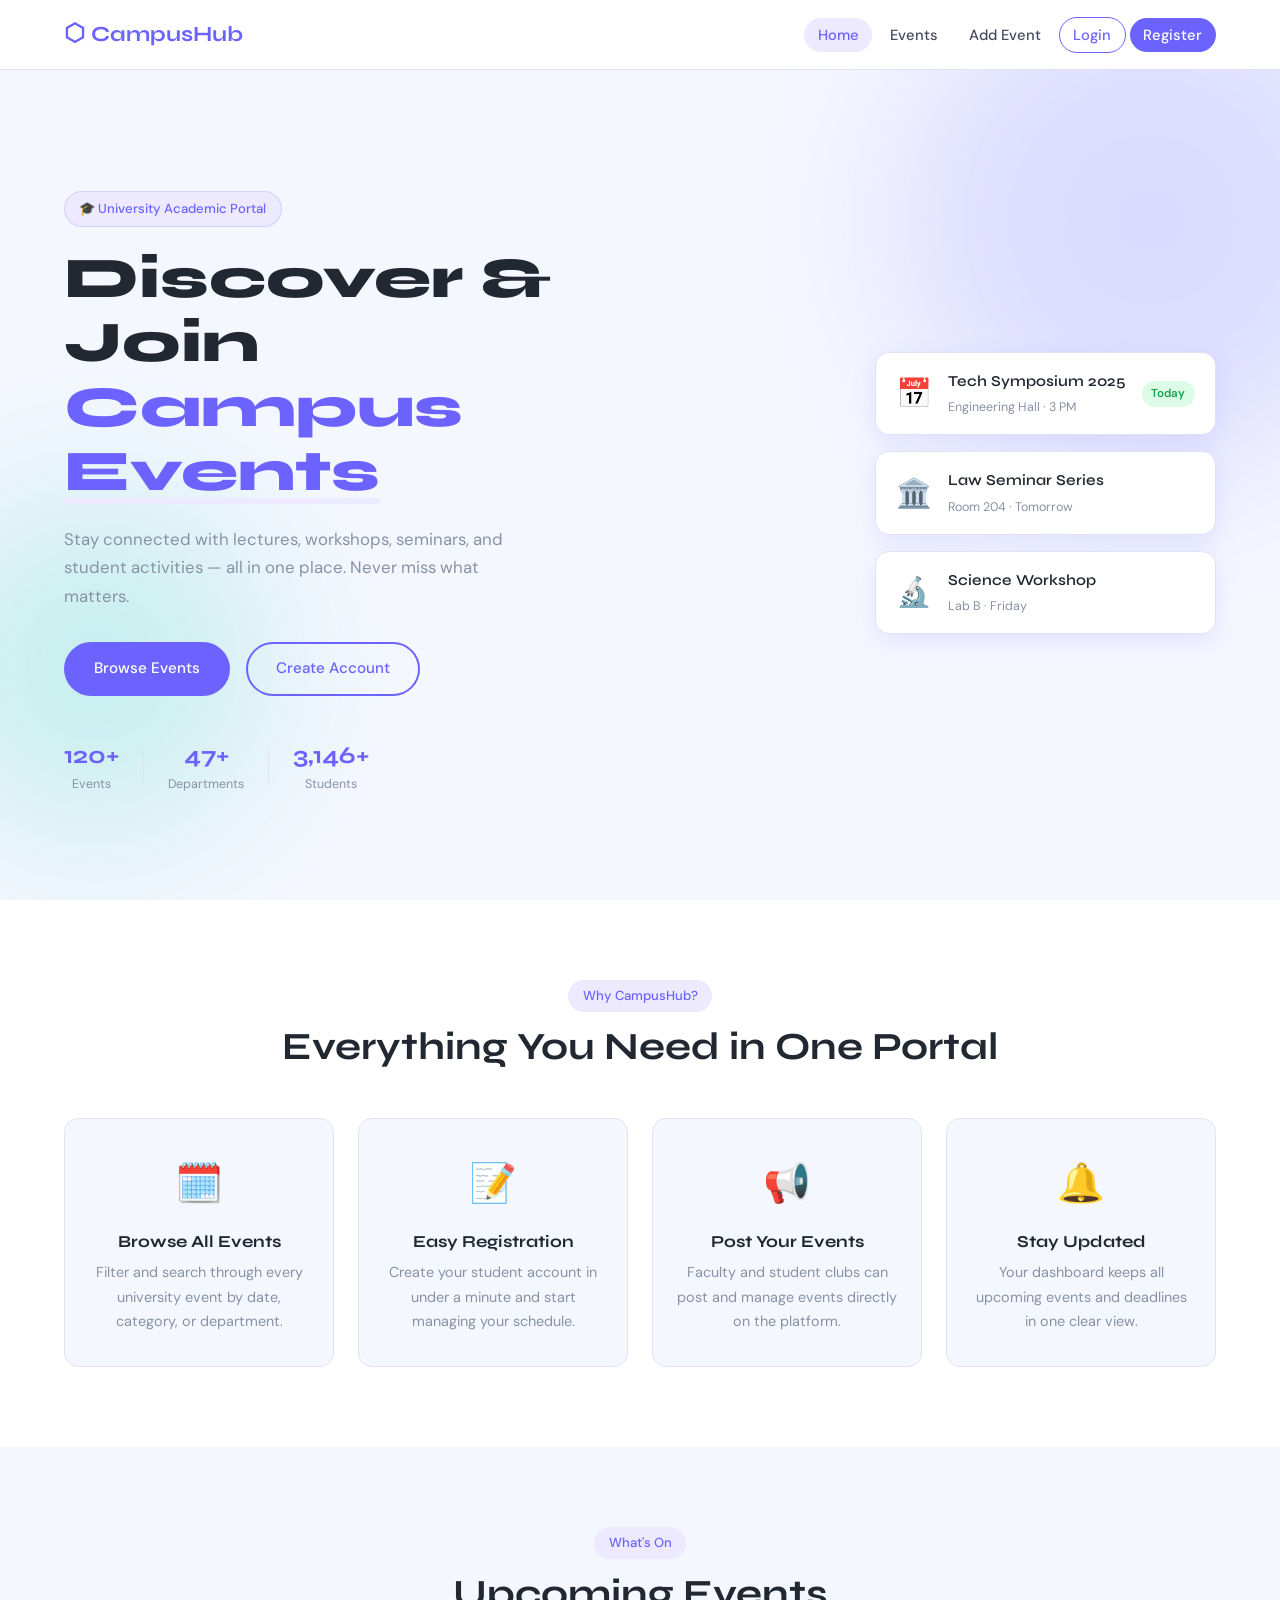
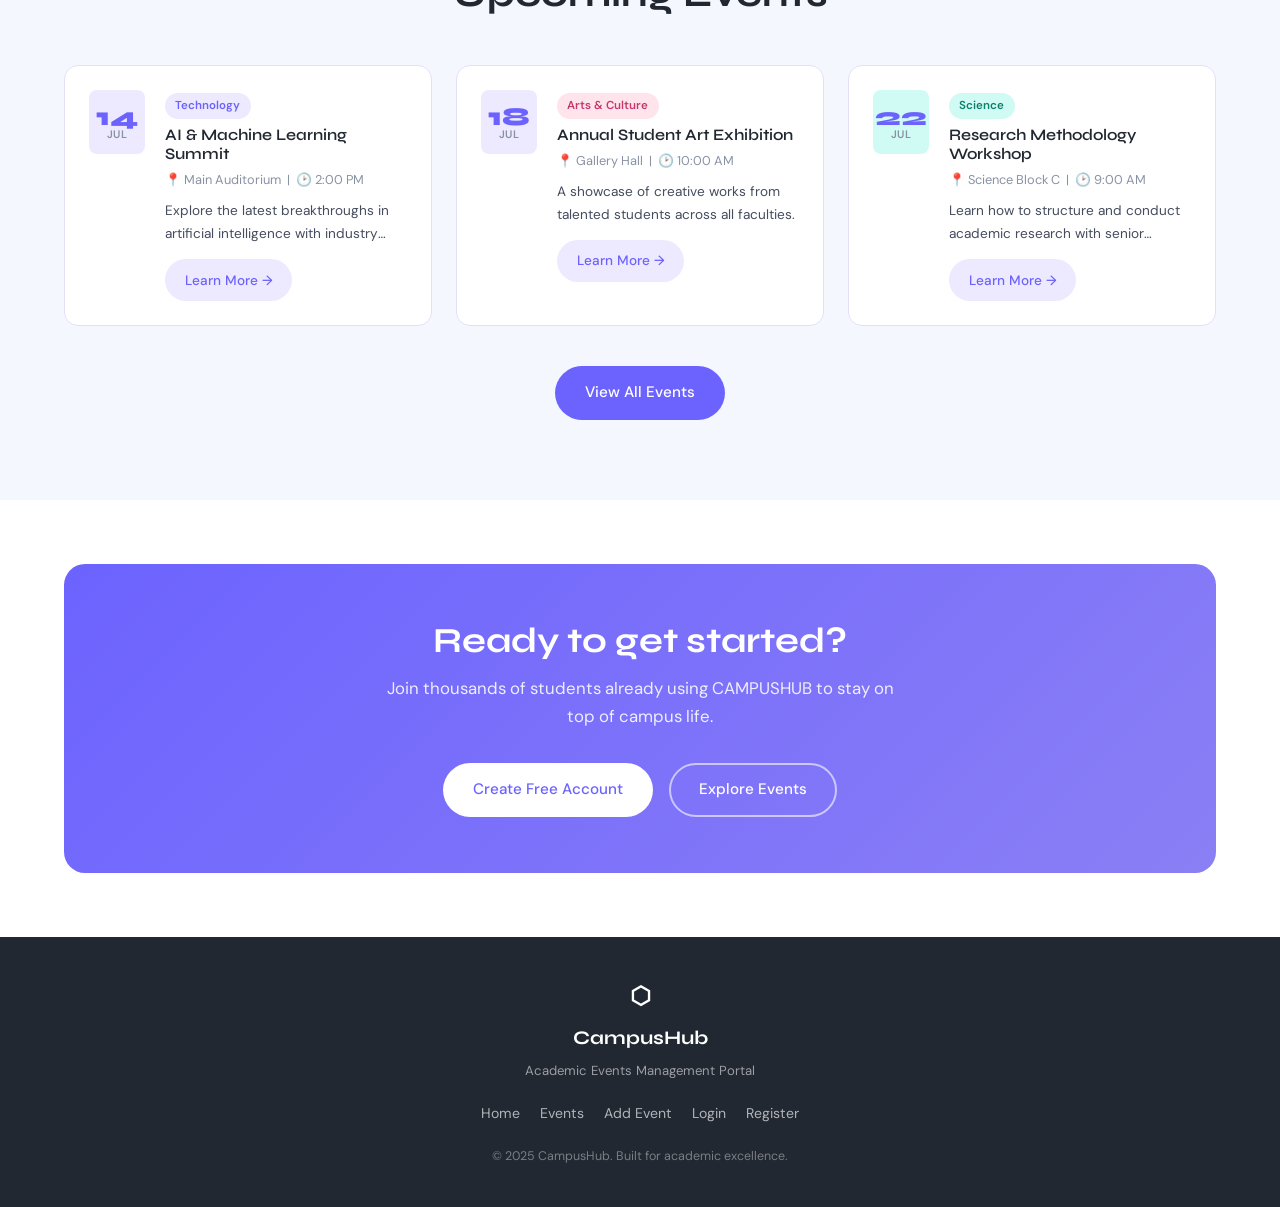
<file: public/Index.html>
<!DOCTYPE html>
<html lang="en">
<head>
  <meta charset="UTF-8" />
  <meta name="viewport" content="width=device-width, initial-scale=1.0" />
  <title>CampusHub – Academic Events Portal</title>

  <!-- Link to our single shared stylesheet -->
  <link rel="stylesheet" href="Style.css" />

  <!-- Google Fonts: Syne (headings) + DM Sans (body) -->
  <link rel="preconnect" href="https://fonts.googleapis.com" />
  <link
    href="https://fonts.googleapis.com/css2?family=Syne:wght@600;700;800&family=DM+Sans:ital,wght@0,300;0,400;0,500;1,400&display=swap"
    rel="stylesheet"
  />
</head>
<body>

  <!-- =============================================
       NAVIGATION BAR  (copy this block to all pages)
       ============================================= -->
  <nav class="navbar" id="navbar">
    <div class="nav-container">

      <!-- Logo / Brand -->
      <a href="Index.html" class="nav-logo">
        <span class="logo-icon">⬡</span> CampusHub
      </a>

      <!-- Hamburger toggle button (shown on mobile) -->
      <button class="hamburger" id="hamburger" aria-label="Toggle menu">
        <span></span><span></span><span></span>
      </button>

      <!-- Navigation links -->
      <ul class="nav-links" id="navLinks">
        <li><a href="Index.html"     class="nav-link active">Home</a></li>
        <li><a href="events.html"    class="nav-link">Events</a></li>
        <li><a href="add-event.html" class="nav-link">Add Event</a></li>
        <li><a href="login.html"     class="nav-link btn-outline-nav">Login</a></li>
        <li><a href="register.html"  class="nav-link btn-primary-nav">Register</a></li>
      </ul>

    </div>
  </nav>

  <!-- =============================================
       HERO SECTION
       ============================================= -->
  <section class="hero">

    <!-- Decorative background blobs (CSS shapes) -->
    <div class="blob blob-1"></div>
    <div class="blob blob-2"></div>

    <!-- Left: Text Content -->
    <div class="hero-content fade-in">

      <!-- Small badge above main heading -->
      <span class="hero-badge">🎓 University Academic Portal</span>

      <h1 class="hero-title">
        Discover &amp; Join<br />
        <span class="highlight">Campus Events</span>
      </h1>

      <p class="hero-subtitle">
        Stay connected with lectures, workshops, seminars, and student
        activities — all in one place. Never miss what matters.
      </p>

      <!-- Call-to-action buttons -->
      <div class="hero-actions">
        <a href="events.html"    class="btn btn-primary">Browse Events</a>
        <a href="register.html"  class="btn btn-ghost">Create Account</a>
      </div>

      <!-- Quick statistics row -->
      <div class="hero-stats">
        <div class="stat">
          <span class="stat-number" data-target="120">0</span>+
          <span class="stat-label">Events</span>
        </div>
        <div class="stat-divider"></div>
        <div class="stat">
          <span class="stat-number" data-target="48">0</span>+
          <span class="stat-label">Departments</span>
        </div>
        <div class="stat-divider"></div>
        <div class="stat">
          <span class="stat-number" data-target="3200">0</span>+
          <span class="stat-label">Students</span>
        </div>
      </div>

    </div>

    <!-- Right: Floating event preview cards -->
    <div class="hero-visual fade-in-right">
      <div class="visual-card vc-main">
        <div class="vc-icon">📅</div>
        <div>
          <div class="vc-title">Tech Symposium 2025</div>
          <div class="vc-sub">Engineering Hall · 3 PM</div>
        </div>
        <span class="vc-badge">Today</span>
      </div>
      <div class="visual-card vc-small">
        <div class="vc-icon">🏛️</div>
        <div>
          <div class="vc-title">Law Seminar Series</div>
          <div class="vc-sub">Room 204 · Tomorrow</div>
        </div>
      </div>
      <div class="visual-card vc-small">
        <div class="vc-icon">🔬</div>
        <div>
          <div class="vc-title">Science Workshop</div>
          <div class="vc-sub">Lab B · Friday</div>
        </div>
      </div>
    </div>

  </section>

  <!-- =============================================
       FEATURES / WHY USE CAMPUSHUB
       ============================================= -->
  <section class="features-section">
    <div class="container">

      <div class="section-header fade-up">
        <p class="section-tag">Why CampusHub?</p>
        <h2 class="section-title">Everything You Need in One Portal</h2>
      </div>

      <!-- 4-column feature grid -->
      <div class="features-grid">

        <div class="feature-card fade-up">
          <div class="feature-icon">🗓️</div>
          <h3>Browse All Events</h3>
          <p>Filter and search through every university event by date, category, or department.</p>
        </div>

        <div class="feature-card fade-up" style="animation-delay:0.1s">
          <div class="feature-icon">📝</div>
          <h3>Easy Registration</h3>
          <p>Create your student account in under a minute and start managing your schedule.</p>
        </div>

        <div class="feature-card fade-up" style="animation-delay:0.2s">
          <div class="feature-icon">📢</div>
          <h3>Post Your Events</h3>
          <p>Faculty and student clubs can post and manage events directly on the platform.</p>
        </div>

        <div class="feature-card fade-up" style="animation-delay:0.3s">
          <div class="feature-icon">🔔</div>
          <h3>Stay Updated</h3>
          <p>Your dashboard keeps all upcoming events and deadlines in one clear view.</p>
        </div>

      </div>
    </div>
  </section>

  <!-- =============================================
       UPCOMING EVENTS PREVIEW
       ============================================= -->
  <section class="preview-section">
    <div class="container">

      <div class="section-header fade-up">
        <p class="section-tag">What's On</p>
        <h2 class="section-title">Upcoming Events</h2>
      </div>

      <!-- Sample event cards (these will be loaded from DB in the backend phase) -->
      <div class="events-grid">

        <div class="event-card fade-up">
          <div class="event-date-badge">
            <span class="event-day">14</span>
            <span class="event-month">JUL</span>
          </div>
          <div class="event-info">
            <span class="event-category cat-tech">Technology</span>
            <h3 class="event-title">AI &amp; Machine Learning Summit</h3>
            <p class="event-meta">📍 Main Auditorium &nbsp;|&nbsp; 🕑 2:00 PM</p>
            <p class="event-desc">Explore the latest breakthroughs in artificial intelligence with industry experts.</p>
            <a href="events.html" class="btn btn-sm">Learn More →</a>
          </div>
        </div>

        <div class="event-card fade-up" style="animation-delay:0.1s">
          <div class="event-date-badge badge-purple">
            <span class="event-day">18</span>
            <span class="event-month">JUL</span>
          </div>
          <div class="event-info">
            <span class="event-category cat-arts">Arts &amp; Culture</span>
            <h3 class="event-title">Annual Student Art Exhibition</h3>
            <p class="event-meta">📍 Gallery Hall &nbsp;|&nbsp; 🕑 10:00 AM</p>
            <p class="event-desc">A showcase of creative works from talented students across all faculties.</p>
            <a href="events.html" class="btn btn-sm">Learn More →</a>
          </div>
        </div>

        <div class="event-card fade-up" style="animation-delay:0.2s">
          <div class="event-date-badge badge-teal">
            <span class="event-day">22</span>
            <span class="event-month">JUL</span>
          </div>
          <div class="event-info">
            <span class="event-category cat-science">Science</span>
            <h3 class="event-title">Research Methodology Workshop</h3>
            <p class="event-meta">📍 Science Block C &nbsp;|&nbsp; 🕑 9:00 AM</p>
            <p class="event-desc">Learn how to structure and conduct academic research with senior faculty.</p>
            <a href="events.html" class="btn btn-sm">Learn More →</a>
          </div>
        </div>

      </div>

      <!-- View all button -->
      <div class="center-action fade-up">
        <a href="events.html" class="btn btn-primary">View All Events</a>
      </div>

    </div>
  </section>

  <!-- =============================================
       CALL-TO-ACTION BANNER
       ============================================= -->
  <section class="cta-section">
    <div class="container">
      <div class="cta-box fade-up">
        <h2>Ready to get started?</h2>
        <p>Join thousands of students already using CAMPUSHUB to stay on top of campus life.</p>
        <div class="cta-actions">
          <a href="register.html" class="btn btn-white">Create Free Account</a>
          <a href="events.html"   class="btn btn-ghost-white">Explore Events</a>
        </div>
      </div>
    </div>
  </section>

  <!-- =============================================
       FOOTER
       ============================================= -->
  <footer class="footer">
    <div class="container footer-inner">

      <div class="footer-brand">
        <span class="logo-icon">⬡</span> CampusHub
        <p>Academic Events Management Portal</p>
      </div>

      <div class="footer-links">
        <a href="Index.html">Home</a>
        <a href="events.html">Events</a>
        <a href="add-event.html">Add Event</a>
        <a href="login.html">Login</a>
        <a href="register.html">Register</a>
      </div>

      <p class="footer-copy">&copy; 2025 CampusHub. Built for academic excellence.</p>

    </div>
  </footer>

  <!-- Link to shared JavaScript -->
  <script src="Script.js"></script>

</body>
</html>
</file>
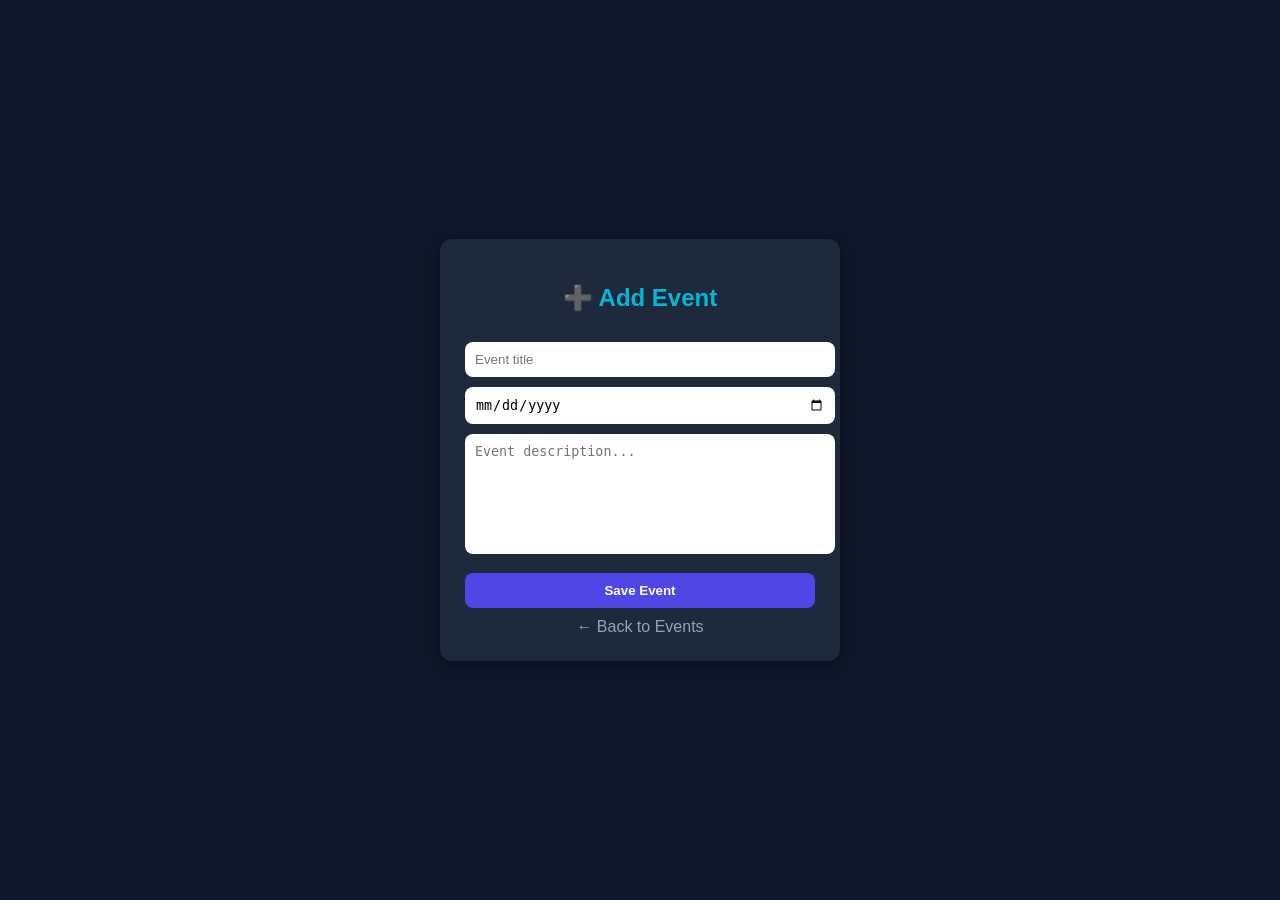
<file: public/add-event.html>
<!DOCTYPE html>
<html lang="en">
<head>
  <meta charset="UTF-8" />
  <meta name="viewport" content="width=device-width, initial-scale=1.0"/>
  <title>Add Event</title>

  <style>
    body {
      margin: 0;
      font-family: Arial, sans-serif;
      background: #0f172a;
      color: white;
      display: flex;
      justify-content: center;
      align-items: center;
      height: 100vh;
    }

    .box {
      background: #1e293b;
      padding: 25px;
      border-radius: 12px;
      width: 350px;
      box-shadow: 0 4px 15px rgba(0,0,0,0.4);
    }

    h2 {
      text-align: center;
      color: #06b6d4;
    }

    input, textarea {
      width: 100%;
      margin-top: 10px;
      padding: 10px;
      border-radius: 8px;
      border: none;
      outline: none;
    }

    textarea {
      resize: none;
      height: 100px;
    }

    button {
      width: 100%;
      margin-top: 15px;
      padding: 10px;
      border: none;
      border-radius: 8px;
      background: #4f46e5;
      color: white;
      font-weight: bold;
      cursor: pointer;
    }

    button:hover {
      background: #4338ca;
    }

    .back {
      display: block;
      text-align: center;
      margin-top: 10px;
      color: #94a3b8;
      text-decoration: none;
    }
  </style>
</head>

<body>

<div class="box">
  <h2>➕ Add Event</h2>

  <input type="text" id="title" placeholder="Event title" />
  <input type="date" id="date" />
  <textarea id="description" placeholder="Event description..."></textarea>

  <button onclick="saveEvent()">Save Event</button>

  <a class="back" href="events.html">← Back to Events</a>
</div>

<script>
  function saveEvent() {
    const title = document.getElementById("title").value;
    const date = document.getElementById("date").value;
    const description = document.getElementById("description").value;

    if (!title || !date || !description) {
      alert("Please fill all fields!");
      return;
    }

    let events = JSON.parse(localStorage.getItem("events")) || [];

    events.push({
      title,
      date,
      description
    });

    localStorage.setItem("events", JSON.stringify(events));

    alert("Event added successfully!");

    window.location.href = "events.html";
  }
</script>

</body>
</html>
</file>
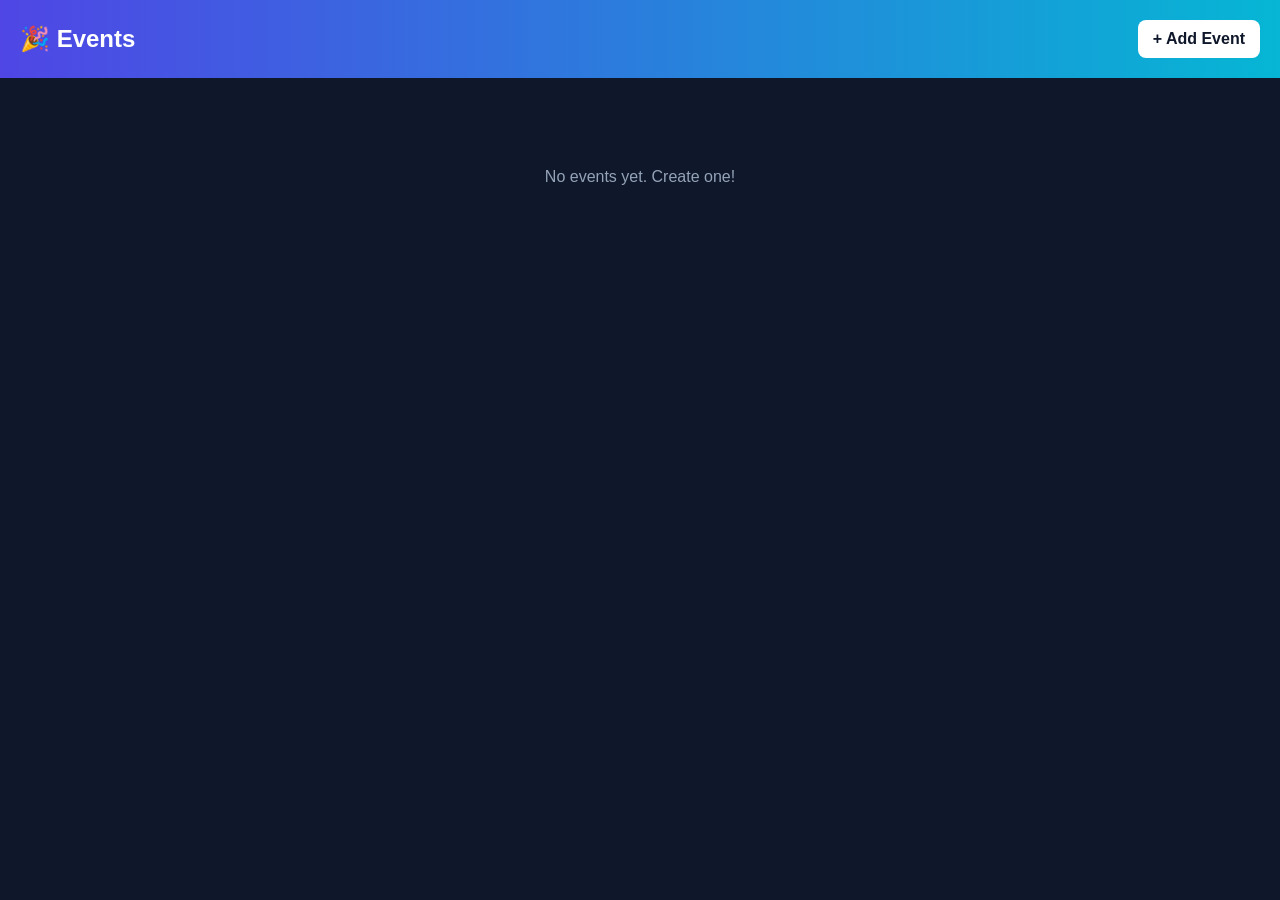
<file: public/events.html>
<!DOCTYPE html>
<html lang="en">
<head>
  <meta charset="UTF-8" />
  <meta name="viewport" content="width=device-width, initial-scale=1.0"/>
  <title>Events</title>

  <style>
    body {
      margin: 0;
      font-family: Arial, sans-serif;
      background: #0f172a;
      color: white;
    }

    header {
      background: linear-gradient(90deg, #4f46e5, #06b6d4);
      padding: 20px;
      display: flex;
      justify-content: space-between;
      align-items: center;
    }

    header h1 {
      margin: 0;
      font-size: 24px;
    }

    .btn {
      background: white;
      color: #0f172a;
      padding: 10px 15px;
      border-radius: 8px;
      text-decoration: none;
      font-weight: bold;
    }

    .container {
      padding: 20px;
      display: grid;
      grid-template-columns: repeat(auto-fit, minmax(250px, 1fr));
      gap: 20px;
    }

    .card {
      background: #1e293b;
      padding: 15px;
      border-radius: 12px;
      box-shadow: 0 4px 10px rgba(0,0,0,0.3);
    }

    .card h3 {
      margin-top: 0;
      color: #06b6d4;
    }

    .empty {
      text-align: center;
      margin-top: 50px;
      color: #94a3b8;
    }
  </style>
</head>

<body>

<header>
  <h1>🎉 Events</h1>
  <a class="btn" href="add-event.html">+ Add Event</a>
</header>

<div class="container" id="eventsContainer"></div>

<p class="empty" id="emptyMsg">No events yet. Create one!</p>

<script>
  const container = document.getElementById("eventsContainer");
  const emptyMsg = document.getElementById("emptyMsg");

  let events = JSON.parse(localStorage.getItem("events")) || [];

  function renderEvents() {
    container.innerHTML = "";

    if (events.length === 0) {
      emptyMsg.style.display = "block";
      return;
    } else {
      emptyMsg.style.display = "none";
    }

    events.forEach((event, index) => {
      const card = document.createElement("div");
      card.className = "card";

      card.innerHTML = `
        <h3>${event.title}</h3>
        <p><strong>Date:</strong> ${event.date}</p>
        <p>${event.description}</p>
      `;

      container.appendChild(card);
    });
  }

  renderEvents();
</script>

</body>
</html>
</file>
<file: public/Style.css>
/* =====================================================
   style.css  –  CampusHub Academic Portal
   Shared stylesheet for ALL pages
   Colors: Purple #6C63FF  |  White #FFFFFF  |  Light BG #F5F7FF
   Fonts:  Syne (headings)  |  DM Sans (body)
   ===================================================== */


/* ─────────────────────────────────────────
   1. CSS CUSTOM PROPERTIES (variables)
   ───────────────────────────────────────── */
:root {
  /* Brand colours */
  --primary:       #6C63FF;   /* Main purple */
  --primary-dark:  #574bdb;   /* Darker purple for hover */
  --primary-light: #ede9ff;   /* Very light purple tint */
  --accent-teal:   #00c9a7;   /* Teal accent for variety */
  --accent-rose:   #ff6584;   /* Rose accent */

  /* Background & surface colours */
  --bg:            #F5F7FF;   /* Page background */
  --surface:       #FFFFFF;   /* Card / form background */
  --surface-2:     #f0eeff;   /* Slightly tinted surface */

  /* Text colours */
  --text-dark:     #222831;   /* Headings */
  --text-body:     #444c5e;   /* Body paragraphs */
  --text-muted:    #8892a4;   /* Placeholder / secondary text */

  /* Border & shadow */
  --border:        #e2e0f5;
  --shadow-sm:     0 2px 8px  rgba(108,99,255,.08);
  --shadow-md:     0 8px 24px rgba(108,99,255,.13);
  --shadow-lg:     0 16px 48px rgba(108,99,255,.18);

  /* Layout */
  --radius:        14px;
  --radius-sm:     8px;
  --radius-full:   9999px;
  --nav-height:    70px;

  /* Transitions */
  --transition:    0.3s ease;
}


/* ─────────────────────────────────────────
   2. RESET & BASE
   ───────────────────────────────────────── */
*, *::before, *::after {
  box-sizing: border-box;
  margin: 0;
  padding: 0;
}

html {
  scroll-behavior: smooth;          /* Smooth anchor scrolling */
  font-size: 16px;
}

body {
  font-family: 'DM Sans', sans-serif;
  background-color: var(--bg);
  color: var(--text-body);
  line-height: 1.7;
  min-height: 100vh;
}

/* Remove default list styling */
ul { list-style: none; }

/* Remove default link decoration */
a {
  text-decoration: none;
  color: inherit;
}

img { max-width: 100%; display: block; }

/* Headings use Syne */
h1, h2, h3, h4 {
  font-family: 'Syne', sans-serif;
  color: var(--text-dark);
  line-height: 1.2;
}


/* ─────────────────────────────────────────
   3. UTILITY CLASSES
   ───────────────────────────────────────── */

/* Centred max-width wrapper */
.container {
  width: 90%;
  max-width: 1160px;
  margin: 0 auto;
}

/* Centre a block of items horizontally */
.center-action {
  text-align: center;
  margin-top: 2.5rem;
}

/* ─────────────────────────────────────────
   4. BUTTONS
   ───────────────────────────────────────── */

/* Base button style */
.btn {
  display: inline-flex;
  align-items: center;
  gap: .5rem;
  padding: .75rem 1.75rem;
  border-radius: var(--radius-full);
  font-family: 'DM Sans', sans-serif;
  font-size: .95rem;
  font-weight: 500;
  cursor: pointer;
  border: 2px solid transparent;
  transition: transform var(--transition),
              box-shadow var(--transition),
              background var(--transition),
              color var(--transition);
}

/* Primary – solid purple */
.btn-primary {
  background: var(--primary);
  color: #fff;
}
.btn-primary:hover {
  background: var(--primary-dark);
  transform: translateY(-2px) scale(1.03);
  box-shadow: var(--shadow-md);
}

/* Ghost – transparent with purple border */
.btn-ghost {
  background: transparent;
  color: var(--primary);
  border-color: var(--primary);
}
.btn-ghost:hover {
  background: var(--primary-light);
  transform: translateY(-2px) scale(1.03);
}

/* White – for dark backgrounds */
.btn-white {
  background: #fff;
  color: var(--primary);
}
.btn-white:hover {
  background: var(--primary-light);
  transform: translateY(-2px) scale(1.03);
  box-shadow: var(--shadow-md);
}

/* Ghost White – for dark backgrounds */
.btn-ghost-white {
  background: transparent;
  color: #fff;
  border-color: rgba(255,255,255,.6);
}
.btn-ghost-white:hover {
  background: rgba(255,255,255,.15);
  transform: translateY(-2px);
}

/* Small button variant (used in event cards) */
.btn-sm {
  padding: .45rem 1.1rem;
  font-size: .85rem;
  background: var(--primary-light);
  color: var(--primary);
  border-radius: var(--radius-full);
  font-weight: 500;
  transition: background var(--transition), transform var(--transition);
}
.btn-sm:hover {
  background: var(--primary);
  color: #fff;
  transform: translateY(-1px);
}

/* Form submit button (full width) */
.btn-submit {
  width: 100%;
  justify-content: center;
  padding: .85rem;
  font-size: 1rem;
  background: var(--primary);
  color: #fff;
  border: none;
  border-radius: var(--radius-full);
  cursor: pointer;
  transition: background var(--transition), transform var(--transition), box-shadow var(--transition);
}
.btn-submit:hover {
  background: var(--primary-dark);
  transform: translateY(-2px);
  box-shadow: var(--shadow-md);
}


/* ─────────────────────────────────────────
   5. NAVIGATION BAR
   ───────────────────────────────────────── */
.navbar {
  position: sticky;                 /* Stays at the top while scrolling */
  top: 0;
  z-index: 1000;
  height: var(--nav-height);
  background: rgba(255,255,255,.92);
  backdrop-filter: blur(12px);      /* Frosted-glass effect */
  border-bottom: 1px solid var(--border);
  transition: box-shadow var(--transition);
}

/* Add shadow when user scrolls (applied via JS) */
.navbar.scrolled {
  box-shadow: var(--shadow-md);
}

.nav-container {
  display: flex;
  align-items: center;
  justify-content: space-between;
  height: 100%;
  width: 90%;
  max-width: 1160px;
  margin: 0 auto;
}

/* Logo */
.nav-logo {
  font-family: 'Syne', sans-serif;
  font-size: 1.35rem;
  font-weight: 700;
  color: var(--primary);
  display: flex;
  align-items: center;
  gap: .4rem;
}

.logo-icon {
  font-size: 1.5rem;
}

/* Nav links list */
.nav-links {
  display: flex;
  align-items: center;
  gap: .25rem;
}

.nav-link {
  padding: .45rem .85rem;
  border-radius: var(--radius-full);
  font-size: .92rem;
  font-weight: 500;
  color: var(--text-body);
  transition: color var(--transition), background var(--transition);
}

.nav-link:hover,
.nav-link.active {
  color: var(--primary);
  background: var(--primary-light);
}

/* Outlined "Login" link in the nav */
.btn-outline-nav {
  border: 1.5px solid var(--primary);
  color: var(--primary) !important;
}
.btn-outline-nav:hover {
  background: var(--primary-light) !important;
}

/* Solid "Register" link in the nav */
.btn-primary-nav {
  background: var(--primary);
  color: #fff !important;
}
.btn-primary-nav:hover {
  background: var(--primary-dark) !important;
  color: #fff !important;
}

/* Hamburger (hidden on desktop, shown on mobile) */
.hamburger {
  display: none;
  flex-direction: column;
  gap: 5px;
  background: none;
  border: none;
  cursor: pointer;
  padding: .4rem;
}
.hamburger span {
  display: block;
  width: 24px;
  height: 2px;
  background: var(--text-dark);
  border-radius: 2px;
  transition: transform var(--transition), opacity var(--transition);
}

/* Hamburger animation when menu is open */
.hamburger.open span:nth-child(1) { transform: translateY(7px) rotate(45deg); }
.hamburger.open span:nth-child(2) { opacity: 0; }
.hamburger.open span:nth-child(3) { transform: translateY(-7px) rotate(-45deg); }


/* ─────────────────────────────────────────
   6. HERO SECTION
   ───────────────────────────────────────── */
.hero {
  position: relative;
  display: flex;
  align-items: center;
  justify-content: space-between;
  gap: 3rem;
  min-height: calc(100vh - var(--nav-height));
  padding: 5rem 5% 4rem;
  overflow: hidden;
}

/* Decorative background blobs (pure CSS shapes) */
.blob {
  position: absolute;
  border-radius: 50%;
  filter: blur(80px);
  opacity: .18;
  pointer-events: none;
  z-index: 0;
}
.blob-1 {
  width: 500px;
  height: 500px;
  background: var(--primary);
  top: -100px;
  right: -120px;
}
.blob-2 {
  width: 350px;
  height: 350px;
  background: var(--accent-teal);
  bottom: 60px;
  left: -80px;
}

/* Hero text container */
.hero-content {
  position: relative;
  z-index: 1;
  max-width: 560px;
}

/* Small coloured badge above the heading */
.hero-badge {
  display: inline-block;
  background: var(--primary-light);
  color: var(--primary);
  font-size: .82rem;
  font-weight: 500;
  padding: .35rem .9rem;
  border-radius: var(--radius-full);
  margin-bottom: 1.25rem;
  border: 1px solid rgba(108,99,255,.2);
}

/* Main headline */
.hero-title {
  font-size: clamp(2.4rem, 5vw, 3.6rem);  /* Responsive font size */
  font-weight: 800;
  line-height: 1.12;
  margin-bottom: 1.25rem;
  color: var(--text-dark);
}

/* Purple highlighted text in heading */
.highlight {
  color: var(--primary);
  position: relative;
}
.highlight::after {
  content: '';
  position: absolute;
  bottom: 2px;
  left: 0;
  width: 100%;
  height: 6px;
  background: var(--primary-light);
  border-radius: 4px;
  z-index: -1;
}

.hero-subtitle {
  font-size: 1.05rem;
  color: var(--text-muted);
  margin-bottom: 2rem;
  max-width: 480px;
}

/* CTA buttons row in hero */
.hero-actions {
  display: flex;
  gap: 1rem;
  flex-wrap: wrap;
  margin-bottom: 2.5rem;
}

/* Stats row */
.hero-stats {
  display: flex;
  align-items: center;
  gap: 1.5rem;
  flex-wrap: wrap;
}
.stat {
  text-align: center;
  font-size: 1.5rem;
  font-weight: 700;
  font-family: 'Syne', sans-serif;
  color: var(--primary);
}
.stat-label {
  display: block;
  font-size: .78rem;
  font-weight: 400;
  color: var(--text-muted);
  font-family: 'DM Sans', sans-serif;
  margin-top: -.2rem;
}
.stat-divider {
  width: 1px;
  height: 36px;
  background: var(--border);
}

/* Right side: floating event preview cards */
.hero-visual {
  position: relative;
  z-index: 1;
  display: flex;
  flex-direction: column;
  gap: 1rem;
  flex-shrink: 0;
}

/* Shared visual card style */
.visual-card {
  background: var(--surface);
  border-radius: var(--radius);
  box-shadow: var(--shadow-md);
  border: 1px solid var(--border);
  display: flex;
  align-items: center;
  gap: 1rem;
  padding: 1rem 1.25rem;
  animation: floatCard 3s ease-in-out infinite;
  transition: transform var(--transition);
}
.visual-card:hover { transform: translateY(-4px); }

/* Large main card */
.vc-main {
  min-width: 280px;
  animation-delay: 0s;
}
/* Smaller secondary cards */
.vc-small {
  min-width: 240px;
  animation-delay: .6s;
}
.vc-small:last-child { animation-delay: 1.2s; }

.vc-icon { font-size: 1.8rem; }

.vc-title {
  font-family: 'Syne', sans-serif;
  font-size: .95rem;
  font-weight: 600;
  color: var(--text-dark);
}
.vc-sub {
  font-size: .78rem;
  color: var(--text-muted);
  margin-top: .15rem;
}

/* "Today" badge on the main card */
.vc-badge {
  margin-left: auto;
  background: #dcfce7;
  color: #16a34a;
  font-size: .72rem;
  font-weight: 600;
  padding: .2rem .6rem;
  border-radius: var(--radius-full);
}

/* Floating animation for hero cards */
@keyframes floatCard {
  0%, 100% { transform: translateY(0); }
  50%       { transform: translateY(-8px); }
}


/* ─────────────────────────────────────────
   7. SECTION HEADERS (reusable)
   ───────────────────────────────────────── */
.section-header {
  text-align: center;
  margin-bottom: 3rem;
}

/* Small coloured tag above section title */
.section-tag {
  display: inline-block;
  background: var(--primary-light);
  color: var(--primary);
  font-size: .82rem;
  font-weight: 500;
  padding: .3rem .9rem;
  border-radius: var(--radius-full);
  margin-bottom: .75rem;
}

.section-title {
  font-size: clamp(1.7rem, 3vw, 2.4rem);
  font-weight: 700;
}


/* ─────────────────────────────────────────
   8. FEATURES SECTION
   ───────────────────────────────────────── */
.features-section {
  padding: 5rem 0;
  background: var(--surface);
}

/* 4-column responsive grid */
.features-grid {
  display: grid;
  grid-template-columns: repeat(auto-fit, minmax(220px, 1fr));
  gap: 1.5rem;
}

.feature-card {
  background: var(--bg);
  border: 1px solid var(--border);
  border-radius: var(--radius);
  padding: 2rem 1.5rem;
  text-align: center;
  transition: transform var(--transition), box-shadow var(--transition);
}
.feature-card:hover {
  transform: translateY(-6px);
  box-shadow: var(--shadow-md);
}

.feature-icon {
  font-size: 2.4rem;
  margin-bottom: 1rem;
}

.feature-card h3 {
  font-size: 1.05rem;
  margin-bottom: .5rem;
}

.feature-card p {
  font-size: .9rem;
  color: var(--text-muted);
}


/* ─────────────────────────────────────────
   9. EVENTS PREVIEW SECTION
   ───────────────────────────────────────── */
.preview-section {
  padding: 5rem 0;
  background: var(--bg);
}

/* 3-column responsive events grid */
.events-grid {
  display: grid;
  grid-template-columns: repeat(auto-fit, minmax(300px, 1fr));
  gap: 1.5rem;
}

/* Individual event card */
.event-card {
  background: var(--surface);
  border-radius: var(--radius);
  border: 1px solid var(--border);
  overflow: hidden;
  display: flex;
  gap: 1.25rem;
  padding: 1.5rem;
  transition: transform var(--transition), box-shadow var(--transition);
}
.event-card:hover {
  transform: translateY(-6px);
  box-shadow: var(--shadow-lg);
}

/* Coloured date badge on the left */
.event-date-badge {
  flex-shrink: 0;
  display: flex;
  flex-direction: column;
  align-items: center;
  justify-content: center;
  width: 56px;
  height: 64px;
  background: var(--primary-light);
  border-radius: var(--radius-sm);
  line-height: 1;
}
.event-date-badge.badge-purple { background: #ede9ff; }
.event-date-badge.badge-teal   { background: #d0faf4; }

.event-day {
  font-family: 'Syne', sans-serif;
  font-size: 1.6rem;
  font-weight: 800;
  color: var(--primary);
}
.event-month {
  font-size: .68rem;
  font-weight: 600;
  color: var(--text-muted);
  text-transform: uppercase;
  letter-spacing: .05em;
}

.event-info { flex: 1; }

/* Category pill */
.event-category {
  display: inline-block;
  font-size: .72rem;
  font-weight: 600;
  padding: .2rem .65rem;
  border-radius: var(--radius-full);
  margin-bottom: .4rem;
}
.cat-tech    { background: #ede9ff; color: var(--primary); }
.cat-arts    { background: #ffe4ec; color: #c4376c; }
.cat-science { background: #d0faf4; color: #0e7f69; }
.cat-business{ background: #fff7d6; color: #9a6e00; }
.cat-sport   { background: #ffe8d6; color: #b84c00; }

.event-title {
  font-size: 1rem;
  font-weight: 600;
  margin-bottom: .35rem;
  color: var(--text-dark);
}

.event-meta {
  font-size: .8rem;
  color: var(--text-muted);
  margin-bottom: .5rem;
}

.event-desc {
  font-size: .85rem;
  color: var(--text-body);
  margin-bottom: .9rem;
  display: -webkit-box;
  -webkit-line-clamp: 2;        /* Show max 2 lines */
  -webkit-box-orient: vertical;
  overflow: hidden;
}


/* ─────────────────────────────────────────
   10. CALL-TO-ACTION BANNER
   ───────────────────────────────────────── */
.cta-section {
  padding: 4rem 0;
  background: var(--surface);
}

.cta-box {
  background: linear-gradient(135deg, var(--primary) 0%, #8b7ff5 100%);
  border-radius: calc(var(--radius) * 1.5);
  padding: 3.5rem;
  text-align: center;
  color: #fff;
}

.cta-box h2 {
  font-size: clamp(1.6rem, 3vw, 2.2rem);
  color: #fff;
  margin-bottom: .75rem;
}

.cta-box p {
  font-size: 1.05rem;
  opacity: .88;
  max-width: 520px;
  margin: 0 auto 2rem;
}

.cta-actions {
  display: flex;
  gap: 1rem;
  justify-content: center;
  flex-wrap: wrap;
}


/* ─────────────────────────────────────────
   11. FOOTER
   ───────────────────────────────────────── */
.footer {
  background: var(--text-dark);
  color: rgba(255,255,255,.7);
  padding: 2.5rem 0;
}

.footer-inner {
  display: flex;
  flex-direction: column;
  align-items: center;
  gap: 1.25rem;
  text-align: center;
}

.footer-brand {
  font-family: 'Syne', sans-serif;
  font-size: 1.2rem;
  font-weight: 700;
  color: #fff;
  display: flex;
  flex-direction: column;
  align-items: center;
  gap: .3rem;
}
.footer-brand p {
  font-size: .82rem;
  font-weight: 400;
  font-family: 'DM Sans', sans-serif;
  color: rgba(255,255,255,.55);
}

.footer-links {
  display: flex;
  gap: 1.25rem;
  flex-wrap: wrap;
  justify-content: center;
}
.footer-links a {
  font-size: .88rem;
  color: rgba(255,255,255,.65);
  transition: color var(--transition);
}
.footer-links a:hover { color: #fff; }

.footer-copy {
  font-size: .78rem;
  color: rgba(255,255,255,.4);
}


/* ─────────────────────────────────────────
   12. FORM PAGES  (login, register, reset)
   ───────────────────────────────────────── */

/* Outer wrapper that vertically centres the form card */
.auth-wrapper {
  min-height: calc(100vh - var(--nav-height));
  display: flex;
  align-items: center;
  justify-content: center;
  padding: 3rem 1rem;
  background: var(--bg);
}

/* White form card */
.auth-card {
  background: var(--surface);
  border-radius: calc(var(--radius) * 1.4);
  box-shadow: var(--shadow-lg);
  border: 1px solid var(--border);
  padding: 2.5rem 2.75rem;
  width: 100%;
  max-width: 460px;
}

/* Icon / emoji at top of form */
.auth-icon {
  font-size: 2.5rem;
  text-align: center;
  margin-bottom: .75rem;
}

.auth-card h2 {
  text-align: center;
  font-size: 1.75rem;
  margin-bottom: .4rem;
}

/* Subtitle text under the heading */
.auth-subtitle {
  text-align: center;
  font-size: .9rem;
  color: var(--text-muted);
  margin-bottom: 2rem;
}

/* Wrapper for each label + input pair */
.form-group {
  margin-bottom: 1.2rem;
}

.form-group label {
  display: block;
  font-size: .88rem;
  font-weight: 500;
  color: var(--text-dark);
  margin-bottom: .45rem;
}

/* Base input / select / textarea */
.form-group input,
.form-group select,
.form-group textarea {
  width: 100%;
  padding: .75rem 1rem;
  border: 1.5px solid var(--border);
  border-radius: var(--radius-sm);
  font-family: 'DM Sans', sans-serif;
  font-size: .95rem;
  color: var(--text-dark);
  background: var(--bg);
  transition: border-color var(--transition), box-shadow var(--transition);
  outline: none;
}

/* Purple focus ring */
.form-group input:focus,
.form-group select:focus,
.form-group textarea:focus {
  border-color: var(--primary);
  box-shadow: 0 0 0 3px rgba(108,99,255,.12);
}

/* Textarea specific */
.form-group textarea {
  resize: vertical;
  min-height: 110px;
}

/* Password field wrapper (to position the toggle icon) */
.input-password-wrapper {
  position: relative;
}
.input-password-wrapper input {
  padding-right: 2.8rem;
}

/* Show/hide password button */
.toggle-password {
  position: absolute;
  right: .9rem;
  top: 50%;
  transform: translateY(-50%);
  background: none;
  border: none;
  cursor: pointer;
  font-size: 1.1rem;
  color: var(--text-muted);
  transition: color var(--transition);
}
.toggle-password:hover { color: var(--primary); }

/* Two-column grid inside a form (first-name / last-name) */
.form-row {
  display: grid;
  grid-template-columns: 1fr 1fr;
  gap: 1rem;
}

/* Helper text below an input */
.form-hint {
  font-size: .78rem;
  color: var(--text-muted);
  margin-top: .35rem;
}

/* Error message text (shown by JS) */
.form-error {
  font-size: .8rem;
  color: #e53935;
  margin-top: .3rem;
  display: none;   /* hidden by default; JS shows it */
}

/* Small checkbox + label row */
.form-check {
  display: flex;
  align-items: flex-start;
  gap: .6rem;
  margin-bottom: 1.2rem;
}
.form-check input[type="checkbox"] {
  width: 16px;
  height: 16px;
  margin-top: .2rem;
  accent-color: var(--primary);
  flex-shrink: 0;
}
.form-check label {
  font-size: .85rem;
  color: var(--text-body);
  margin-bottom: 0;
}

/* Divider with centred text ("or continue with") */
.auth-divider {
  display: flex;
  align-items: center;
  gap: .75rem;
  margin: 1.25rem 0;
  color: var(--text-muted);
  font-size: .82rem;
}
.auth-divider::before,
.auth-divider::after {
  content: '';
  flex: 1;
  height: 1px;
  background: var(--border);
}

/* Footer link row at bottom of form card */
.auth-footer {
  text-align: center;
  font-size: .87rem;
  color: var(--text-muted);
  margin-top: 1.25rem;
}
.auth-footer a {
  color: var(--primary);
  font-weight: 500;
  transition: color var(--transition);
}
.auth-footer a:hover { color: var(--primary-dark); }

/* Password strength bar */
.strength-bar-wrapper {
  display: flex;
  gap: .3rem;
  margin-top: .5rem;
}
.strength-segment {
  flex: 1;
  height: 4px;
  border-radius: 2px;
  background: var(--border);
  transition: background var(--transition);
}

/* Alert / info box (used on reset-password page) */
.info-box {
  display: flex;
  gap: .75rem;
  align-items: flex-start;
  background: var(--primary-light);
  border: 1px solid rgba(108,99,255,.2);
  border-radius: var(--radius-sm);
  padding: .85rem 1rem;
  margin-bottom: 1.25rem;
  font-size: .88rem;
  color: var(--primary-dark);
}
.info-box .info-icon { font-size: 1.1rem; flex-shrink: 0; }

/* Success state for reset-password page */
.success-box {
  text-align: center;
  padding: 1.5rem 0;
  display: none;  /* shown by JS after form submit */
}
.success-box .success-icon { font-size: 3rem; margin-bottom: 1rem; }
.success-box h3 { margin-bottom: .5rem; }
.success-box p  { color: var(--text-muted); font-size: .9rem; }


/* ─────────────────────────────────────────
   13. EVENTS LISTING PAGE
   ───────────────────────────────────────── */

/* Page hero banner */
.page-hero {
  background: linear-gradient(135deg, var(--primary) 0%, #8b7ff5 100%);
  color: #fff;
  padding: 3.5rem 5%;
  text-align: center;
}
.page-hero h1 {
  color: #fff;
  font-size: clamp(1.8rem, 4vw, 2.8rem);
  margin-bottom: .5rem;
}
.page-hero p {
  opacity: .85;
  max-width: 500px;
  margin: 0 auto;
}

/* Search + filter bar */
.filter-bar {
  background: var(--surface);
  border-bottom: 1px solid var(--border);
  padding: 1rem 5%;
  display: flex;
  gap: 1rem;
  flex-wrap: wrap;
  align-items: center;
  position: sticky;
  top: var(--nav-height);
  z-index: 100;
}

/* Search field inside filter bar */
.search-input-wrap {
  position: relative;
  flex: 1;
  min-width: 200px;
}
.search-input-wrap .search-icon {
  position: absolute;
  left: .9rem;
  top: 50%;
  transform: translateY(-50%);
  font-size: 1rem;
  pointer-events: none;
}
.search-input-wrap input {
  width: 100%;
  padding: .6rem 1rem .6rem 2.4rem;
  border: 1.5px solid var(--border);
  border-radius: var(--radius-full);
  font-family: 'DM Sans', sans-serif;
  font-size: .9rem;
  background: var(--bg);
  outline: none;
  transition: border-color var(--transition);
}
.search-input-wrap input:focus { border-color: var(--primary); }

/* Category filter pills */
.filter-pills {
  display: flex;
  gap: .5rem;
  flex-wrap: wrap;
}
.pill {
  padding: .4rem 1rem;
  border-radius: var(--radius-full);
  border: 1.5px solid var(--border);
  background: var(--surface);
  font-size: .82rem;
  font-weight: 500;
  cursor: pointer;
  color: var(--text-body);
  transition: all var(--transition);
}
.pill:hover,
.pill.active {
  background: var(--primary);
  color: #fff;
  border-color: var(--primary);
}

/* Events listing layout */
.events-listing {
  padding: 2.5rem 5%;
}

/* Full-width event list cards (different from 3-col grid) */
.event-list-card {
  background: var(--surface);
  border: 1px solid var(--border);
  border-radius: var(--radius);
  display: flex;
  gap: 1.5rem;
  padding: 1.5rem;
  margin-bottom: 1.25rem;
  align-items: center;
  transition: transform var(--transition), box-shadow var(--transition);
}
.event-list-card:hover {
  transform: translateY(-3px);
  box-shadow: var(--shadow-md);
}
.event-list-info { flex: 1; }
.event-list-actions { flex-shrink: 0; }


/* ─────────────────────────────────────────
   14. ADD EVENT PAGE
   ───────────────────────────────────────── */
.add-event-wrapper {
  min-height: calc(100vh - var(--nav-height));
  background: var(--bg);
  padding: 3rem 1rem;
}

/* Wider card for the add-event form */
.add-event-card {
  background: var(--surface);
  border-radius: calc(var(--radius) * 1.4);
  box-shadow: var(--shadow-lg);
  border: 1px solid var(--border);
  padding: 2.5rem 2.75rem;
  width: 100%;
  max-width: 680px;
  margin: 0 auto;
}

.add-event-card h2 {
  margin-bottom: .3rem;
}

.add-event-card .auth-subtitle {
  margin-bottom: 1.75rem;
}

/* Section divider inside the form */
.form-section-title {
  font-family: 'Syne', sans-serif;
  font-size: .85rem;
  font-weight: 700;
  text-transform: uppercase;
  letter-spacing: .08em;
  color: var(--primary);
  border-bottom: 1px solid var(--border);
  padding-bottom: .5rem;
  margin: 1.75rem 0 1.25rem;
}


/* ─────────────────────────────────────────
   15. ANIMATIONS
   ───────────────────────────────────────── */

/* Fade in from below */
.fade-up {
  opacity: 0;
  transform: translateY(28px);
  animation: fadeUp .6s ease forwards;
}

@keyframes fadeUp {
  to { opacity: 1; transform: translateY(0); }
}

/* Fade in from left */
.fade-in {
  opacity: 0;
  transform: translateX(-30px);
  animation: fadeInLeft .7s ease .1s forwards;
}

@keyframes fadeInLeft {
  to { opacity: 1; transform: translateX(0); }
}

/* Fade in from right (hero visual) */
.fade-in-right {
  opacity: 0;
  transform: translateX(30px);
  animation: fadeInRight .7s ease .2s forwards;
}

@keyframes fadeInRight {
  to { opacity: 1; transform: translateX(0); }
}


/* ─────────────────────────────────────────
   16. RESPONSIVE / MOBILE
   ───────────────────────────────────────── */

/* Tablet */
@media (max-width: 900px) {

  .hero {
    flex-direction: column;
    text-align: center;
    padding: 3rem 5%;
    min-height: auto;
  }

  .hero-actions,
  .hero-stats { justify-content: center; }

  .hero-visual { align-items: center; }

  .form-row { grid-template-columns: 1fr; }
}

/* Mobile */
@media (max-width: 640px) {

  /* Show hamburger, hide links */
  .hamburger { display: flex; }

  .nav-links {
    display: none;
    position: absolute;
    top: var(--nav-height);
    left: 0;
    right: 0;
    flex-direction: column;
    background: var(--surface);
    border-bottom: 1px solid var(--border);
    box-shadow: var(--shadow-md);
    padding: 1rem;
    gap: .5rem;
  }
  .nav-links.open { display: flex; }

  .auth-card,
  .add-event-card { padding: 1.75rem 1.25rem; }

  .cta-box { padding: 2rem 1.25rem; }

  .filter-bar { position: static; }

  .event-list-card { flex-direction: column; align-items: flex-start; }
}
</file>
